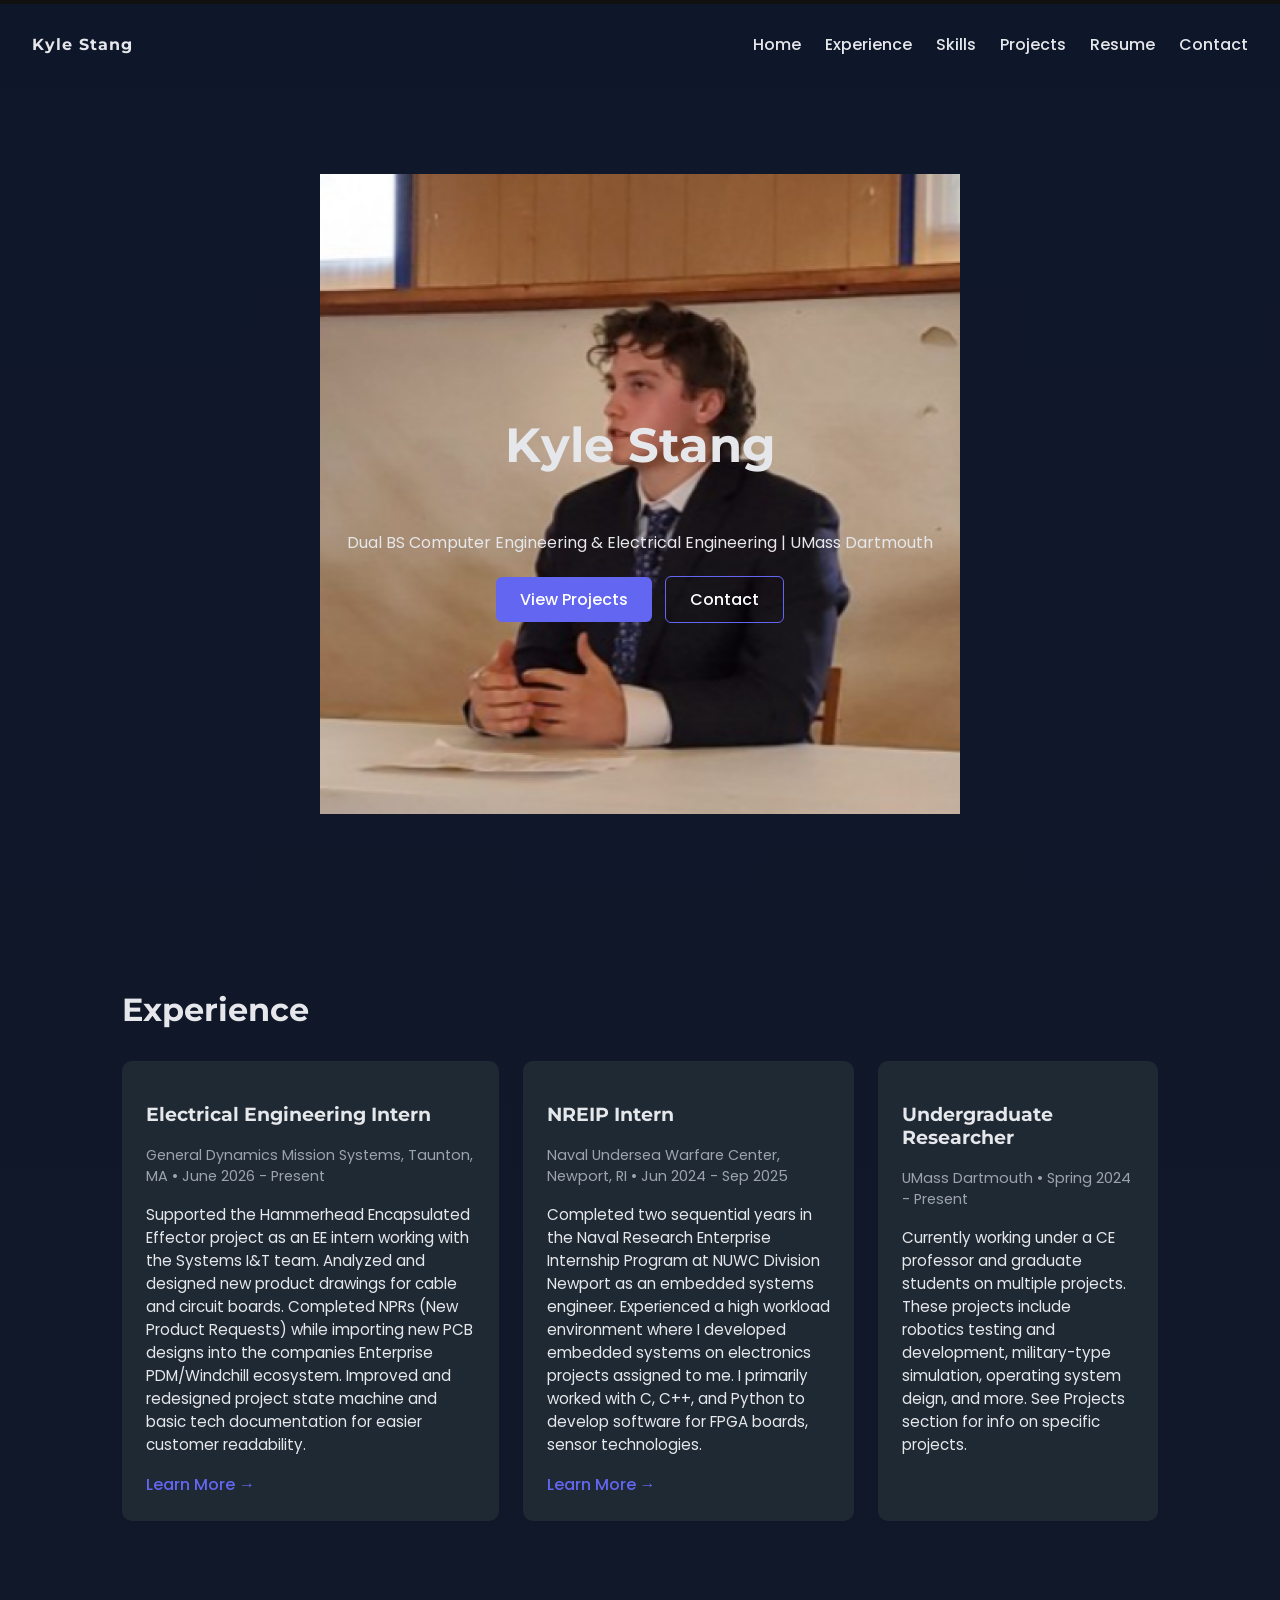
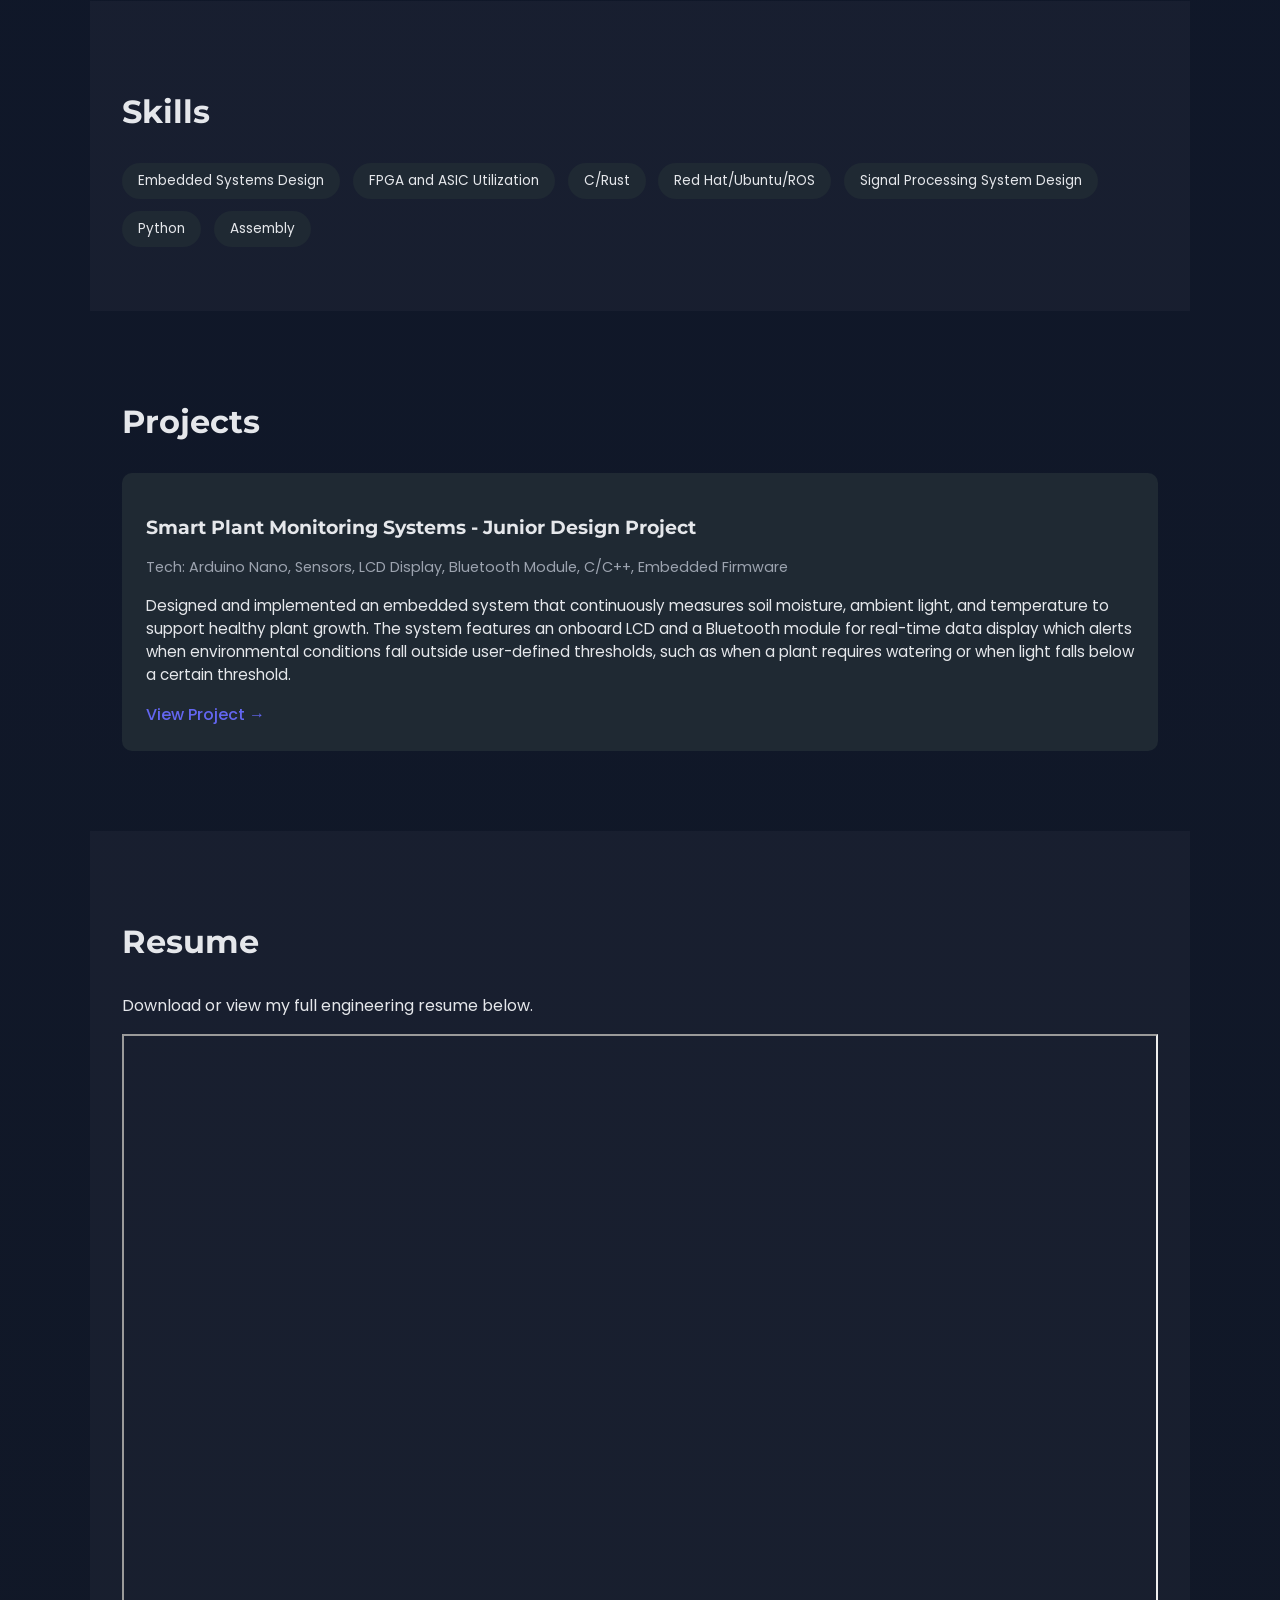
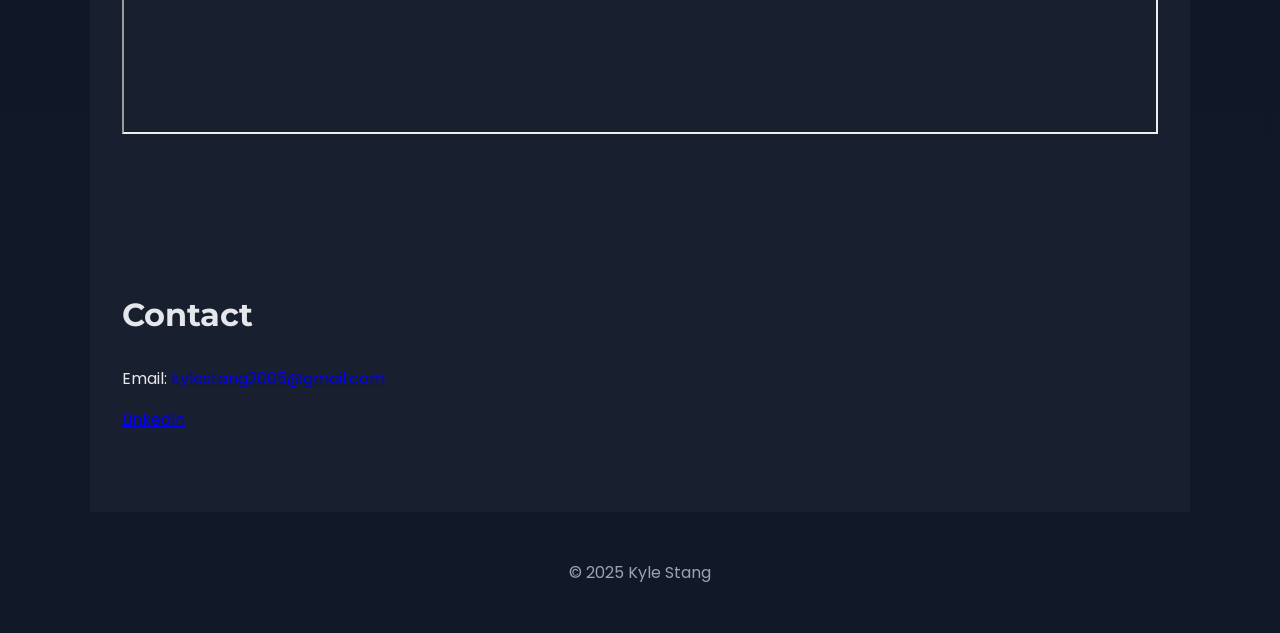
<file: index.html>
<!DOCTYPE html>
<html lang="en"> 
<head>
  <meta charset="UTF-8" />
  <meta name="viewport" content="width=device-width, initial-scale=1.0" />
  <title>Kyle Stang | Engineering Portfolio</title>

  <!-- SEO -->
  <meta name="description" content="Kyle Stang – Embedded & Electrical Engineering Portfolio" />
  <meta name="author" content="Kyle Stang" />

  <!-- Fonts -->
  <link href="https://fonts.googleapis.com/css2?family=Montserrat:wght@400;600;700&family=Poppins:wght@300;400;500&display=swap" rel="stylesheet">

  <!-- Styles -->
  <link rel="stylesheet" href="style.css" />
</head>
<body>

<!-- Scroll Progress Bar -->
<div id="progress-container"><div id="progress-bar"></div></div>

<!-- NAV -->
<header>
  <nav class="nav">
    <div class="nav-left">Kyle Stang</div>
    <ul class="nav-links" id="navLinks">
      <li><a href="#home">Home</a></li>
      <li><a href="#experience">Experience</a></li>
      <li><a href="#skills">Skills</a></li>
      <li><a href="#projects">Projects</a></li>
      <li><a href="#resume">Resume</a></li>
      <li><a href="#contact">Contact</a></li>
    </ul>
    <div class="hamburger" onclick="toggleMenu()">
      <span></span><span></span><span></span>
    </div>
  </nav>
</header>

<main>

<!-- HERO -->
  <section id="home" class="hero" style="background-image: url('profile photo.png');">
  <h1>Kyle Stang</h1>
  <p class="tagline">Dual BS Computer Engineering & Electrical Engineering | UMass Dartmouth</p>
  <div class="hero-buttons">
    <a href="#projects" class="btn">View Projects</a>
    <a href="#contact" class="btn outline">Contact</a>
  </div>
</section>

 <!-- EXPERIENCE -->
  <section id="experience" class="section">
    <h2 class="section-title">Experience</h2>

    <div class="card-container horizontal">
      <div class="card">
        <h3>Electrical Engineering Intern</h3>
        <p class="card-subtitle">General Dynamics Mission Systems, Taunton, MA • June 2026 - Present</p>
        <p class="card-desc">
          Supported the Hammerhead Encapsulated Effector project as an EE intern working with the Systems I&T team.
          Analyzed and designed new product drawings for cable and circuit boards. Completed NPRs (New Product Requests)
          while importing new PCB designs into the companies Enterprise PDM/Windchill ecosystem. Improved and
          redesigned project state machine and basic tech documentation for easier customer readability.
        </p>
        <a class="card-link" href="gdms-intern.html">Learn More →</a>
      </div>

      <div class="card">
        <h3>NREIP Intern</h3>
        <p class="card-subtitle">Naval Undersea Warfare Center, Newport, RI • Jun 2024 - Sep 2025</p>
        <p class="card-desc">
          Completed two sequential years in the Naval Research Enterprise Internship Program at NUWC Division Newport
          as an embedded systems engineer. Experienced a high workload environment where I developed embedded systems
          on electronics projects assigned to me. I primarily worked with C, C++, and Python to develop software for FPGA boards,
          sensor technologies.
        </p>
        <a class="card-link" href="nreip-intern.html">Learn More →</a>
      </div>

      <div class="card">
        <h3>Undergraduate Researcher</h3>
        <p class="card-subtitle">UMass Dartmouth • Spring 2024 - Present</p>
        <p class="card-desc">
          Currently working under a CE professor and graduate students
          on multiple projects. These projects include robotics testing and development,
          military-type simulation, operating system deign, and more. See Projects section for
          info on specific projects.
        </p>
      </div>
    </div>
  </section>
<!-- SKILLS -->
<section id="skills" class="section alt">
  <h2 class="section-title">Skills</h2>

  <div class="skills-grid">
    <div class="skill">Embedded Systems Design</div>
    <div class="skill">FPGA and ASIC Utilization</div>
    <div class="skill">C/Rust</div>
    <div class="skill">Red Hat/Ubuntu/ROS</div>
    <div class="skill">Signal Processing System Design</div>
    <div class="skill">Python</div>
    <div class="skill">Assembly</div>
  </div>
</section>

<!-- PROJECTS -->
<section id="projects" class="section">
  <h2 class="section-title">Projects</h2>

  <div class="card-container horizontal" id="projectScroll">
    <div class="card">
      <h3>Smart Plant Monitoring Systems - Junior Design Project</h3>
      <p class="card-subtitle">Tech: Arduino Nano, Sensors, LCD Display, Bluetooth Module, C/C++, Embedded Firmware</p>
      <p class="card-desc">
        Designed and implemented an embedded system that continuously measures soil moisture, ambient light, and temperature to support healthy plant growth. 
        The system features an onboard LCD and a Bluetooth module for real-time data display which alerts when environmental 
        conditions fall outside user-defined thresholds, such as when a plant requires watering or when light falls below a certain threshold.
      </p>
      <a class="card-link" href="plant-monitoring.html">View Project →</a>
    </div>
  </div>
</section>

<!-- RESUME -->
<section id="resume" class="section alt">
  <h2 class="section-title">Resume</h2>
  
  <p>
    Download or view my full engineering resume below.
  </p>

  <iframe 
    src="Summer 2026 Resume.pdf" 
    width="100%" 
    height="700px">
  </iframe>
</section>
  
<!-- CONTACT -->
<section id="contact" class="section alt">
  <h2 class="section-title">Contact</h2>
  <p>Email: <a href="mailto:kylestang2005@gmail.com">kylestang2005@gmail.com</a></p>
  <p>
    <a href="https://www.linkedin.com/in/kyle-stang-2a1355293/">LinkedIn</a>
  </p>
</section>

</main>

<footer>
  <p>© 2025 Kyle Stang</p>
</footer>

<script src="script.js"></script>
</body>

</html>
</file>
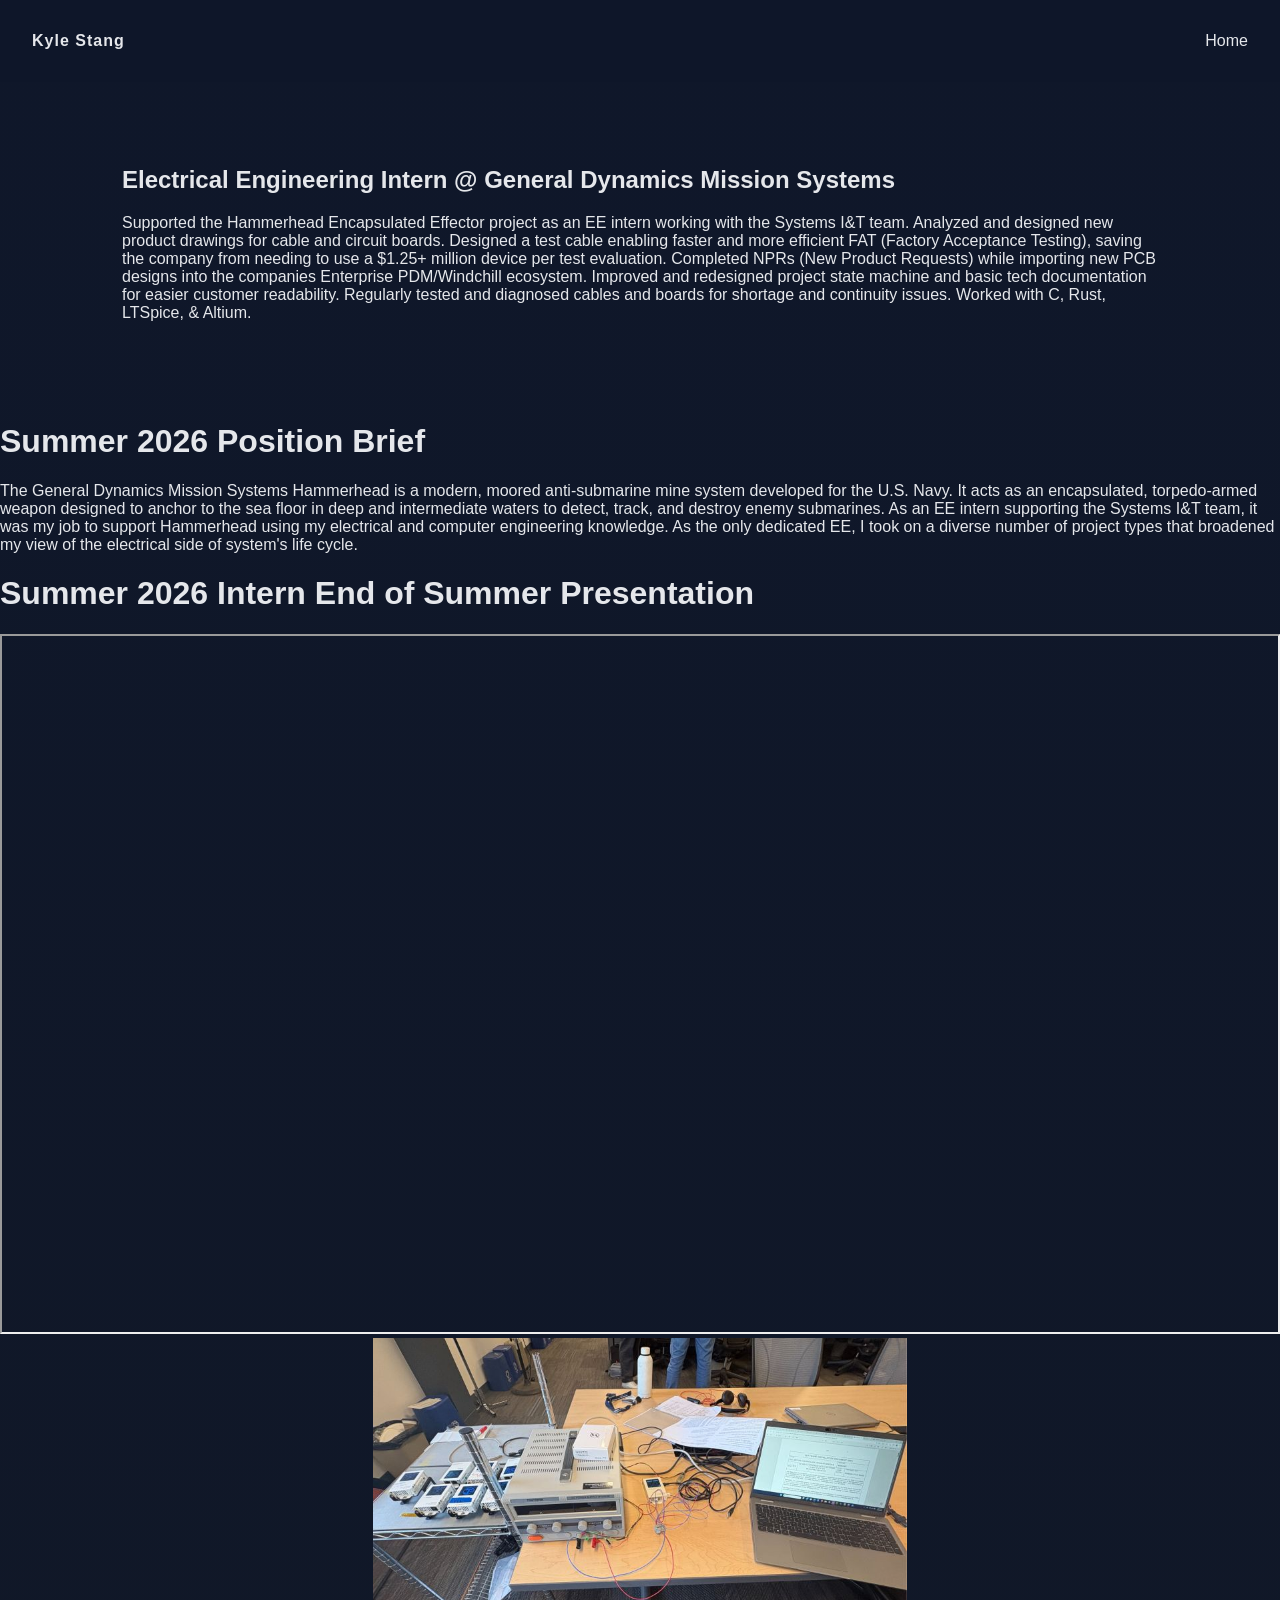
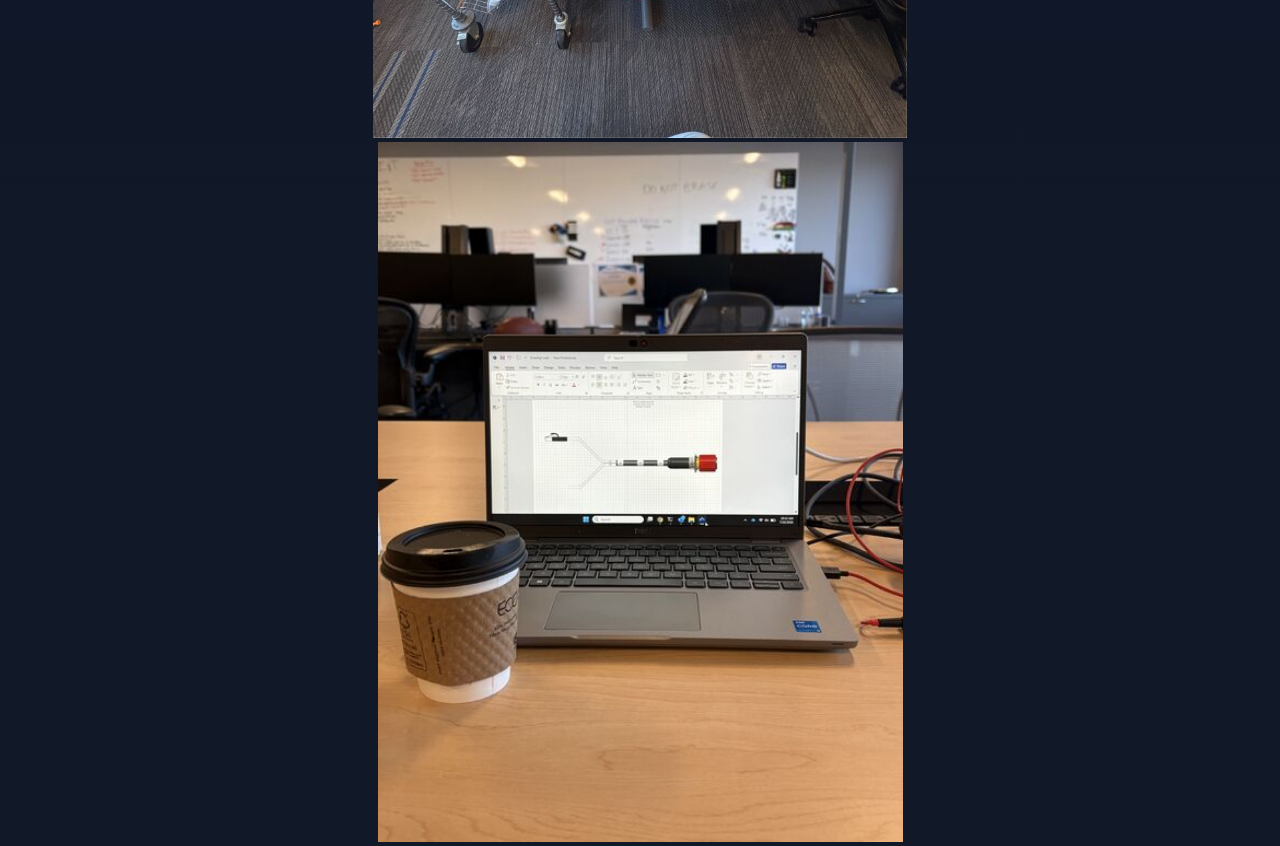
<file: gdms-intern.html>
<!DOCTYPE html>
<html lang="en">
<head>
  <meta charset="UTF-8">
  <meta name="viewport" content="width=device-width, initial-scale=1.0">
  <title>GDMS Intern – Kyle Stang</title>

  <!-- Reuse your portfolio stylesheet -->
  <link rel="stylesheet" href="style.css">
</head>
<body>

  <!-- Simple nav back to home -->
  <header>
    <nav class="nav">
      <div class="nav-left">Kyle Stang</div>
      <ul class="nav-links">
        <li><a href="index.html">Home</a></li>
      </ul>
    </nav>
  </header>

  <main>
    <section class="section">
      <h1>Electrical Engineering Intern @ General Dynamics Mission Systems</h1>
      <p>Supported the Hammerhead Encapsulated Effector project as an EE intern working with the Systems I&T team. Analyzed and designed new product drawings for cable and circuit boards. Designed a test cable enabling faster and more efficient FAT (Factory Acceptance Testing), saving the company from needing to use a $1.25+ million device per test evaluation. Completed NPRs (New Product Requests) while importing new PCB designs into the companies Enterprise PDM/Windchill ecosystem. Improved and redesigned project state machine and basic tech documentation for easier customer readability. Regularly tested and diagnosed cables and boards for shortage and continuity issues. Worked with C, Rust, LTSpice, & Altium.</p>
    </section>
    <h1>Summer 2026 Position Brief</h1>
     <p>The General Dynamics Mission Systems Hammerhead is a modern, moored anti-submarine mine system developed for the U.S. Navy. It acts as an encapsulated, torpedo-armed weapon designed to anchor to the sea floor in deep and intermediate waters to detect, track, and destroy enemy submarines. As an EE intern supporting the Systems I&T team, it was my job to support Hammerhead using my electrical and computer engineering knowledge. As the only dedicated EE, I took on a diverse number of project types that broadened my view of the electrical side of system's life cycle.</p>

  </main>
<h1>Summer 2026 Intern End of Summer Presentation</h1>
<iframe 
    src="Final Presentation.pdf" 
    width="100%" 
    height="700px">
  </iframe>
</section>

  <img 
  src="sensor test.jpg" 
  alt="Project image"
  style="width: 100%; height: 400px; object-fit: contain;">
 <img 
  src="cable design.jpg" 
  alt="Project image"
  style="width: 100%; height: 700px; object-fit: contain;">
  </section>
</body>
</html>
</file>
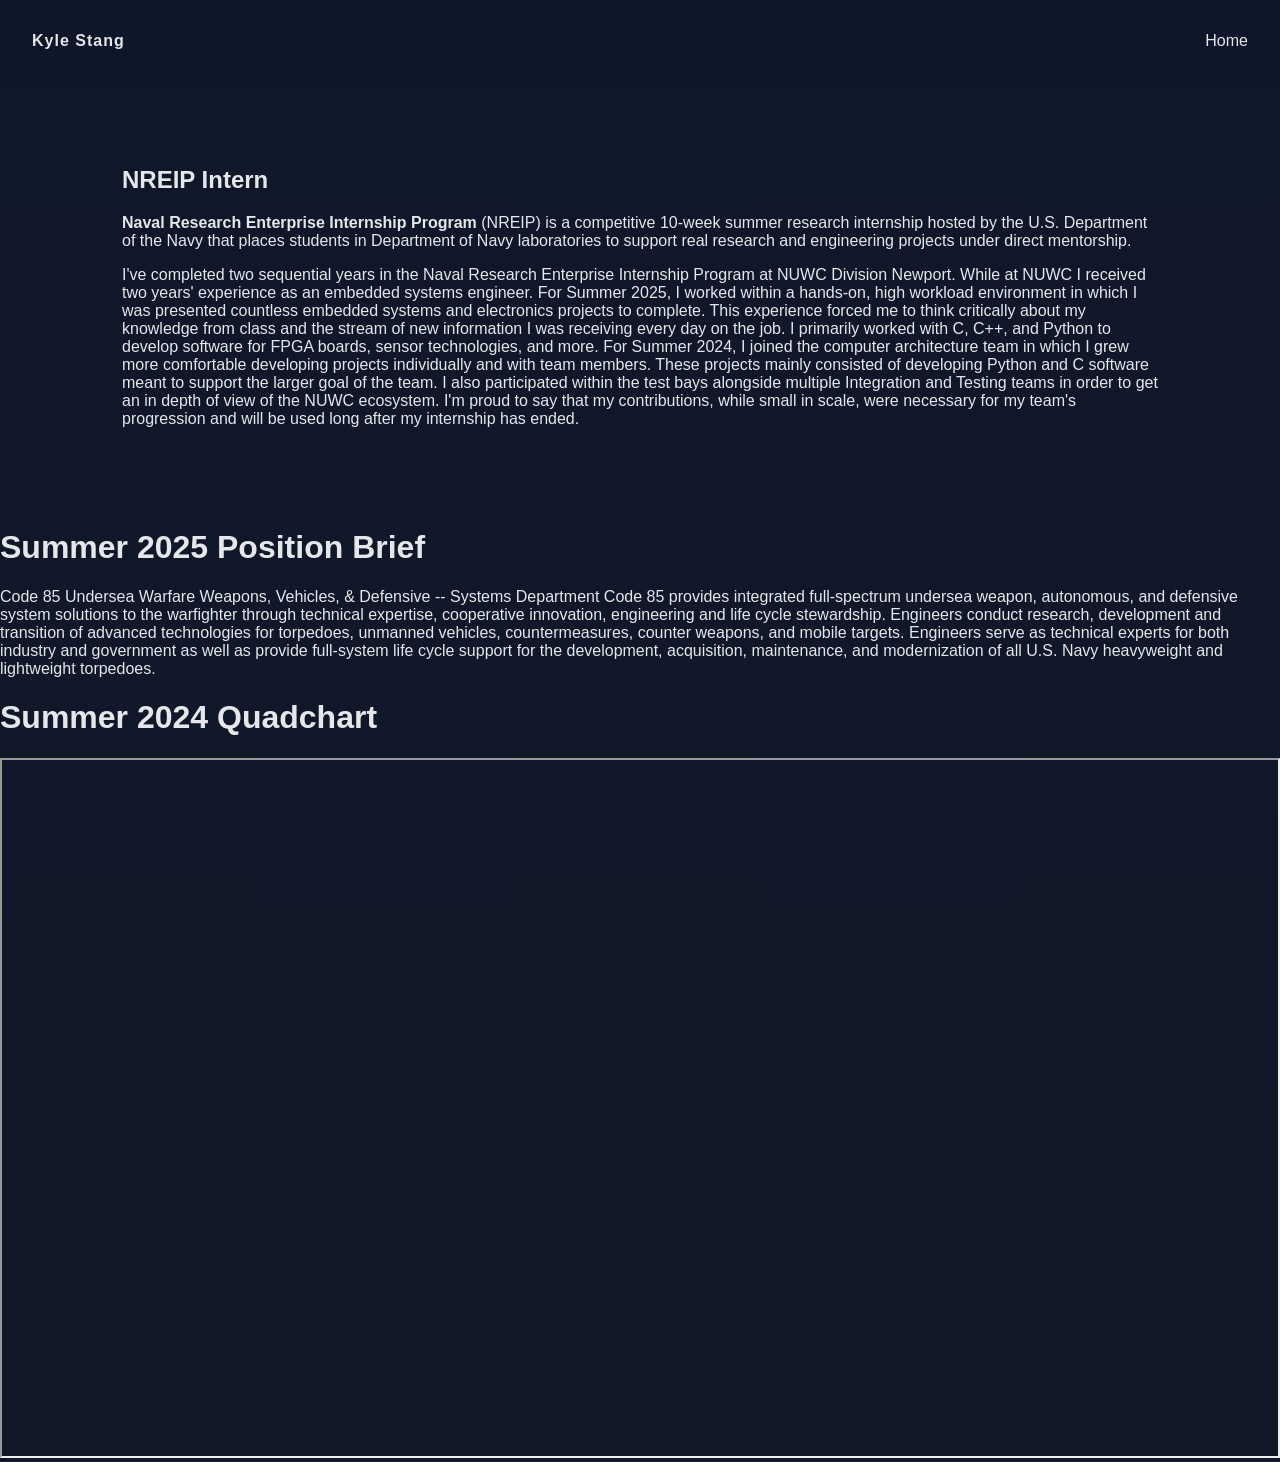
<file: nreip-intern.html>
<!DOCTYPE html>
<html lang="en">
<head>
  <meta charset="UTF-8">
  <meta name="viewport" content="width=device-width, initial-scale=1.0">
  <title>NREIP Intern – Kyle Stang</title>

  <!-- Reuse your portfolio stylesheet -->
  <link rel="stylesheet" href="style.css">
</head>
<body>

  <!-- Simple nav back to home -->
  <header>
    <nav class="nav">
      <div class="nav-left">Kyle Stang</div>
      <ul class="nav-links">
        <li><a href="index.html">Home</a></li>
      </ul>
    </nav>
  </header>

  <main>
    <section class="section">
      <h1>NREIP Intern</h1>

      <p><strong>Naval Research Enterprise Internship Program</strong> (NREIP) is a competitive 10‑week summer research internship hosted by the U.S. Department of the Navy that places students in Department of Navy laboratories to support real research and engineering projects under direct mentorship.</p>

      <p>I've completed two sequential years in the Naval Research Enterprise Internship Program at NUWC Division Newport. While at NUWC I received two years' experience as an embedded systems engineer. For Summer 2025, I worked within a hands-on, high workload environment in which I was presented countless embedded systems and electronics projects to complete. This experience forced me to think critically about my knowledge from class and the stream of new information I was receiving every day on the job. I primarily worked with C, C++, and Python to develop software for FPGA boards, sensor technologies, and more. For Summer 2024, I joined the computer architecture team in which I grew more comfortable developing projects individually and with team members. These projects mainly consisted of developing Python and C software meant to support the larger goal of the team. I also participated within the test bays alongside multiple Integration and Testing teams in order to get an in depth of view of the NUWC ecosystem. I'm proud to say that my contributions, while small in scale, were necessary for my team's progression and will be used long after my internship has ended.</p>
    </section>
    <h1>Summer 2025 Position Brief</h1>
     <p>Code 85 Undersea Warfare Weapons, Vehicles, & Defensive -- Systems Department Code 85 provides integrated full-spectrum undersea weapon, autonomous, and defensive system solutions to the warfighter through technical expertise, cooperative innovation, engineering and life cycle stewardship. Engineers conduct research, development and transition of advanced technologies for torpedoes, unmanned vehicles, countermeasures, counter weapons, and mobile targets. Engineers serve as technical experts for both industry and government as well as provide full-system life cycle support for the development, acquisition, maintenance, and modernization of all U.S. Navy heavyweight and lightweight torpedoes.</p>

  </main>
<h1>Summer 2024 Quadchart</h1>
<iframe 
    src="Quadchart PDF.pdf" 
    width="100%" 
    height="700px">
  </iframe>
</body>
</html>
</file>
<file: style.css>
:root {
  --bg-dark: #0f172a;
  --bg-light: #111827;
  --card-bg: #1f2933;
  --accent: #6366f1;
  --text-main: #e5e7eb;
  --text-muted: #9ca3af;
}

* { box-sizing: border-box; }
html { scroll-behavior: smooth; }

body {
  margin: 0;
  font-family: 'Poppins', sans-serif;
  background: linear-gradient(180deg, var(--bg-dark), var(--bg-light));
  color: var(--text-main);
}

/* Scroll Progress */
#progress-container {
  position: fixed;
  top: 0; left: 0;
  width: 100%; height: 4px;
  background: #111;
  z-index: 1000;
}
#progress-bar {
  height: 100%; width: 0;
  background: var(--accent);
}

/* NAV */
.nav {
  position: sticky;
  top: 0;
  display: flex;
  justify-content: space-between;
  align-items: center;
  padding: 1rem 2rem;
  background: rgba(15, 23, 42, 0.9);
  backdrop-filter: blur(8px);
  z-index: 999;
}

.nav-left {
  font-family: 'Montserrat', sans-serif;
  font-weight: 700;
  letter-spacing: 1px;
}

.nav-links {
  display: flex;
  gap: 1.5rem;
  list-style: none;
}

.nav-links a {
  text-decoration: none;
  color: var(--text-main);
  font-weight: 500;
}

.nav-links a:hover {
  color: var(--accent);
}

.hamburger {
  display: none;
  flex-direction: column;
  gap: 5px;
  cursor: pointer;
}

.hamburger span {
  width: 25px;
  height: 3px;
  background: var(--text-main);
}

/* HERO */
.hero {
  min-height: 90vh;
  display: flex;
  flex-direction: column;
  justify-content: center;
  align-items: center;
  text-align: center;
  padding: 2rem;
  background-image: url('profile photo.png'); /* fallback if not set inline */
  background-size: 50%;
  background-position: center;
  background-repeat: no-repeat;
  position: relative;
}

.hero::before {
  content: '';
  position: absolute;
  inset: 0;
  background: rbga(0, 0, 0, .2);
  z-index: 0;
}

.hero > * {
  position: relative;
  z-index: 1;
}

.hero h1 {
  font-family: 'Montserrat', sans-serif;
  font-size: 3rem;
}

.tagline {
  margin: 1rem 0 2rem;
}

.hero-buttons .btn {
  padding: 0.7rem 1.5rem;
  margin: 0.3rem;
  border-radius: 6px;
  text-decoration: none;
  background: var(--accent);
  color: white;
  font-weight: 500;
}

.btn.outline {
  background: transparent;
  border: 1px solid var(--accent);
}

/* SECTIONS */
.section {
  max-width: 1100px;
  margin: auto;
  padding: 4rem 2rem;
}

.section.alt {
  background: rgba(255, 255, 255, 0.03);
}

.section-title {
  font-family: 'Montserrat', sans-serif;
  font-size: 2rem;
  margin-bottom: 2rem;
}

/* CARDS */
.card-container {
  display: grid;
  grid-template-columns: repeat(auto-fit, minmax(280px, 1fr));
  gap: 1.5rem;
}

.card-container.horizontal {
  display: flex;
  overflow-x: auto;
  gap: 1.5rem;
  padding-bottom: 1rem;
}

.card {
  background: var(--card-bg);
  border-radius: 10px;
  padding: 1.5rem;
  min-width: 280px;
}

.card h3 {
  font-family: 'Montserrat', sans-serif;
}

.card-subtitle {
  color: var(--text-muted);
  font-size: 0.9rem;
}

.card-desc {
  margin: 1rem 0;
  font-size: 0.95rem;
}

.card-link {
  color: var(--accent);
  text-decoration: none;
  font-weight: 500;
}

/* SKILLS */
.skills-grid {
  display: flex;
  flex-wrap: wrap;
  gap: 0.8rem;
}

.skill {
  background: var(--card-bg);
  padding: 0.5rem 1rem;
  border-radius: 20px;
  font-size: 0.85rem;
}

/* FOOTER */
footer {
  text-align: center;
  padding: 2rem;
  color: var(--text-muted);
}

/* MOBILE */
@media (max-width: 768px) {
  .nav-links {
    position: absolute;
    top: 60px; right: 0;
    flex-direction: column;
    background: var(--bg-dark);
    width: 200px;
    padding: 1rem;
    display: none;
  }

  .nav-links.active { display: flex; }
  .hamburger { display: flex; }
}
</file>
